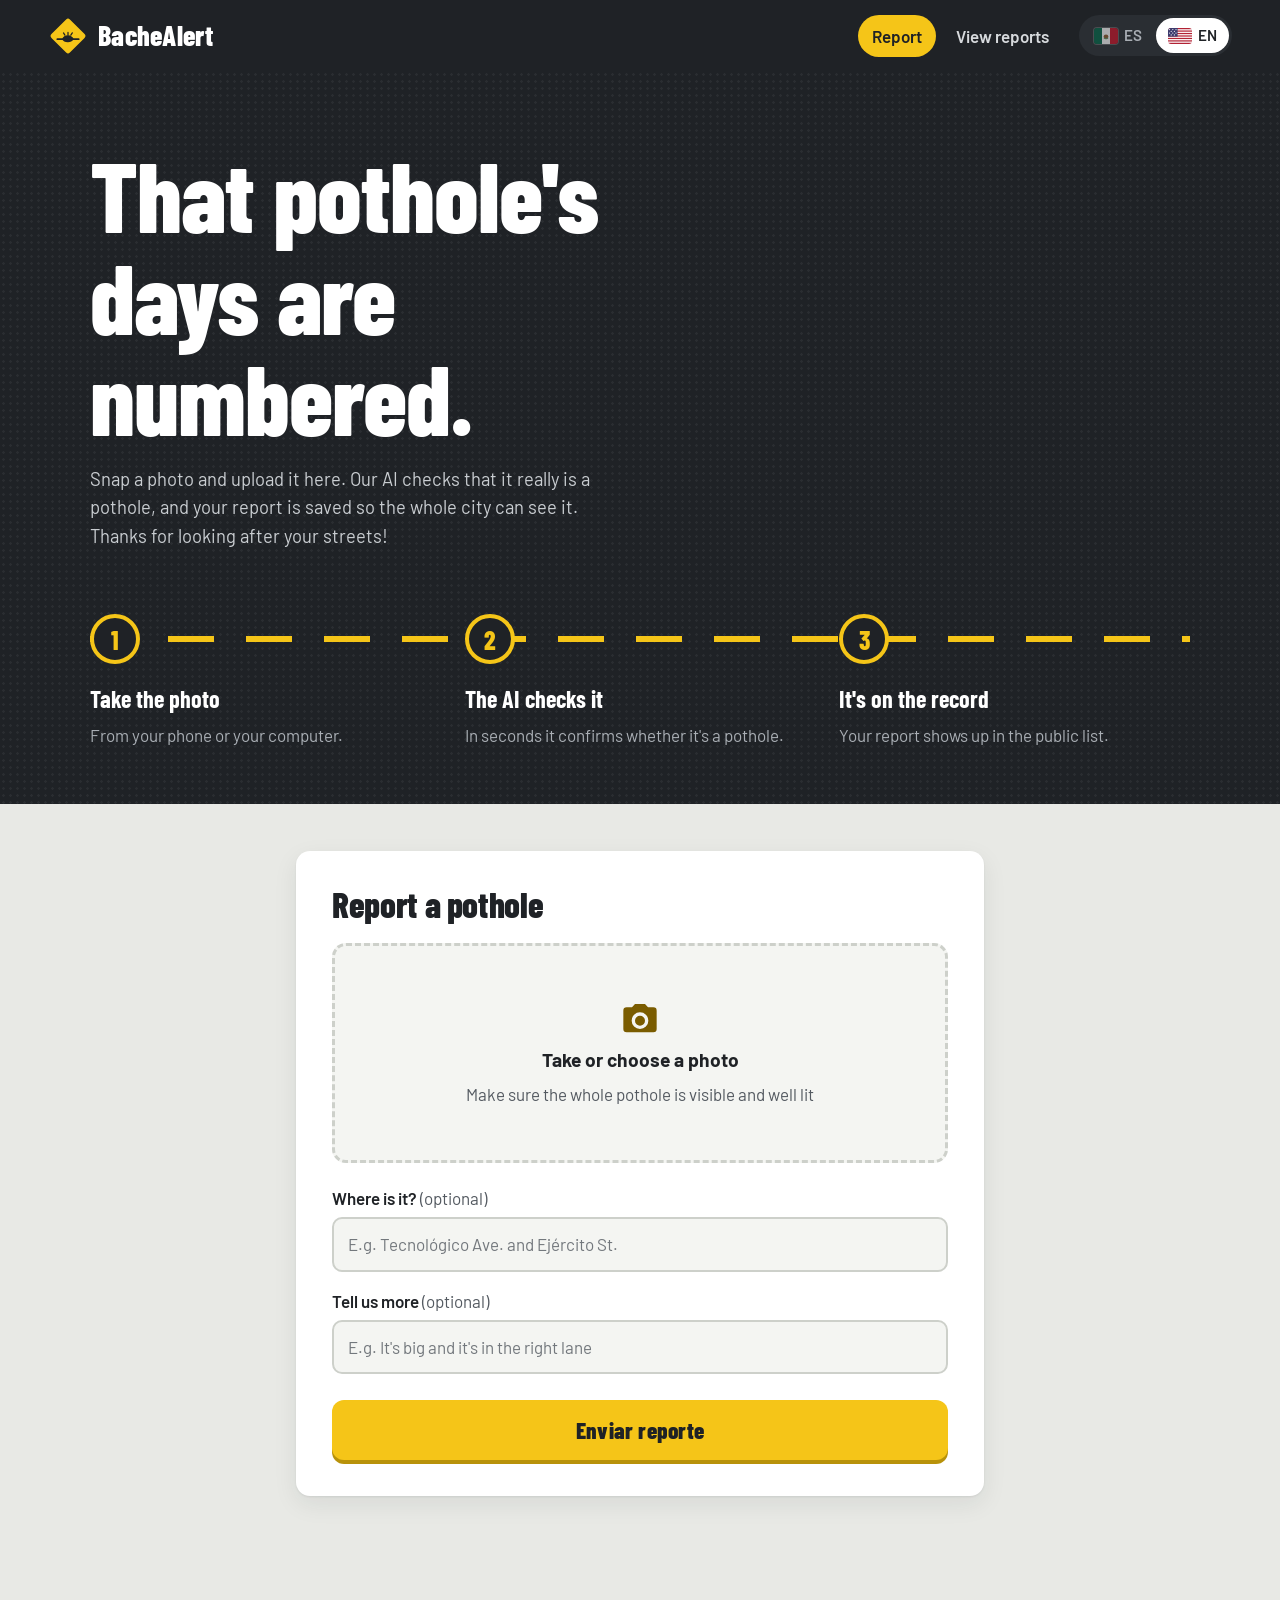
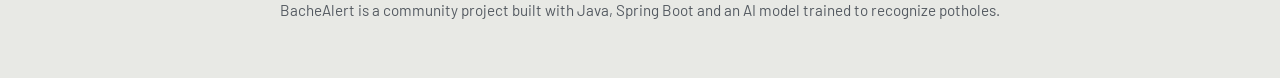
<file: app/src/main/resources/static/index.html>
<!DOCTYPE html>
<html lang="es">
<head>
  <meta charset="UTF-8">
  <meta name="viewport" content="width=device-width, initial-scale=1">
  <title data-i18n="inicio.titulo">BacheAlert — Reporta un bache</title>
  <meta name="description" data-i18n-content="inicio.descripcion" content="Toma una foto del bache, nuestra IA verifica que lo sea y el reporte queda registrado.">
  <link rel="icon" href="logo.svg" type="image/svg+xml">
  <link rel="preconnect" href="https://fonts.googleapis.com">
  <link rel="preconnect" href="https://fonts.gstatic.com" crossorigin>
  <link href="https://fonts.googleapis.com/css2?family=Barlow+Condensed:wght@600;700;800&family=Barlow:wght@400;500;600&display=swap" rel="stylesheet">
  <link rel="stylesheet" href="estilos.css">
</head>
<body>
  <header class="barra">
    <a href="index.html" class="marca" data-i18n-aria="nav.inicio" aria-label="BacheAlert, inicio">
      <img src="logo.svg" alt="" width="40" height="40">
      <span>BacheAlert</span>
    </a>
    <div class="barra-derecha">
      <nav data-i18n-aria="nav.principal" aria-label="Principal">
        <a href="index.html" aria-current="page" data-i18n="nav.reportar">Reportar</a>
        <a href="reportes.html" data-i18n="nav.reportes">Ver reportes</a>
      </nav>
      <div class="idiomas" role="group" data-i18n-aria="idioma.grupo" aria-label="Idioma">
        <button type="button" data-idioma="es" aria-pressed="true" lang="es" title="Español" aria-label="Español">
          <img src="bandera-mx.svg" alt="" width="24" height="16"><span>ES</span>
        </button>
        <button type="button" data-idioma="en" aria-pressed="false" lang="en" title="English" aria-label="English">
          <img src="bandera-us.svg" alt="" width="24" height="16"><span>EN</span>
        </button>
      </div>
    </div>
  </header>

  <section class="portada">
    <div class="portada-texto">
      <h1 data-i18n="inicio.h1">Ese bache tiene los días contados.</h1>
      <p data-i18n="inicio.intro">Tómale una foto y súbela aquí. Nuestra IA revisa que de verdad sea un bache y tu reporte queda registrado para que la ciudad lo vea. ¡Gracias por cuidar tus calles!</p>
    </div>

    <ol class="calle" data-i18n-aria="pasos.aria" aria-label="Cómo funciona">
      <li>
        <span class="paso-num">1</span>
        <strong data-i18n="paso1.titulo">Toma la foto</strong>
        <span data-i18n="paso1.texto">Desde tu celular o tu computadora.</span>
      </li>
      <li>
        <span class="paso-num">2</span>
        <strong data-i18n="paso2.titulo">La IA la revisa</strong>
        <span data-i18n="paso2.texto">En segundos confirma si es un bache.</span>
      </li>
      <li>
        <span class="paso-num">3</span>
        <strong data-i18n="paso3.titulo">Queda registrado</strong>
        <span data-i18n="paso3.texto">Tu reporte aparece en la lista pública.</span>
      </li>
    </ol>
  </section>

  <main class="contenido">
    <section class="panel" aria-labelledby="titulo-form">
      <h2 id="titulo-form" data-i18n="form.titulo">Reporta un bache</h2>

      <form id="formulario" novalidate>
        <div class="zona-foto" id="zona-foto">
          <input type="file" id="foto" name="foto" accept="image/*" required class="oculto">
          <label for="foto" class="zona-vacia" id="zona-vacia">
            <svg viewBox="0 0 24 24" width="40" height="40" aria-hidden="true"><path fill="currentColor" d="M9 3 7.2 5H4a2 2 0 0 0-2 2v11a2 2 0 0 0 2 2h16a2 2 0 0 0 2-2V7a2 2 0 0 0-2-2h-3.2L15 3H9Zm3 5a5 5 0 1 1 0 10 5 5 0 0 1 0-10Zm0 2a3 3 0 1 0 0 6 3 3 0 0 0 0-6Z"/></svg>
            <strong data-i18n="form.fotoTitulo">Toma o elige una foto</strong>
            <span data-i18n="form.fotoAyuda">Que el bache se vea completo y con buena luz</span>
          </label>
          <figure class="vista" id="vista" hidden>
            <img id="vista-previa" data-i18n-alt="form.fotoAlt" alt="Foto que vas a reportar">
            <div class="escaner" aria-hidden="true"></div>
            <label for="foto" class="cambiar" data-i18n="form.cambiar">Cambiar foto</label>
          </figure>
        </div>
        <p class="aviso-campo" id="aviso-foto" data-i18n="form.faltaFoto" hidden>Primero elige una foto del bache.</p>

        <div class="campos">
          <div class="campo">
            <label for="ubicacion"><span data-i18n="form.ubicacion">¿Dónde está?</span> <span class="opcional" data-i18n="form.opcional">(opcional)</span></label>
            <input type="text" id="ubicacion" name="ubicacion" data-i18n-placeholder="form.ubicacionEj" placeholder="Ej. Av. Tecnológico y Calle Ejército" autocomplete="street-address">
          </div>
          <div class="campo">
            <label for="descripcion"><span data-i18n="form.descripcion">Cuéntanos más</span> <span class="opcional" data-i18n="form.opcional">(opcional)</span></label>
            <input type="text" id="descripcion" name="descripcion" data-i18n-placeholder="form.descripcionEj" placeholder="Ej. Es grande y está en el carril derecho">
          </div>
        </div>

        <button type="submit" id="boton" class="boton-principal">Enviar reporte</button>
      </form>

      <div id="resultado" class="resultado" role="status" aria-live="polite" hidden></div>
    </section>
  </main>

  <footer class="pie">
    <p data-i18n="pie">BacheAlert es un proyecto ciudadano hecho con Java, Spring Boot y un modelo de IA entrenado para reconocer baches.</p>
  </footer>

  <script src="i18n.js"></script>
  <script src="app.js"></script>
</body>
</html>
</file>
<file: app/src/main/resources/static/estilos.css>
/* ============================================================
   BacheAlert — estilo "urbano vial"
   Asfalto, amarillo de señal y línea discontinua de la calle.
   Modo claro u oscuro automático según el dispositivo.
   ============================================================ */

/* ---------- Colores y medidas (modo claro: concreto) ---------- */
:root {
  --amarillo: #F5C518;          /* amarillo de señal vial */
  --amarillo-texto: #7A5C00;    /* amarillo oscuro, legible sobre fondo claro */
  --asfalto: #1F2226;
  --asfalto-2: #2A2E33;

  --fondo: #E8E9E5;             /* concreto */
  --superficie: #FFFFFF;
  --superficie-2: #F4F5F2;
  --texto: #1F2226;
  --texto-suave: #545A61;
  --borde: #CDD0CA;

  --ok: #2E9E5B;
  --ok-fondo: #E3F4EA;
  --alerta: #B56A00;
  --alerta-fondo: #FFF3D6;
  --error: #C93A3A;
  --error-fondo: #FBE6E6;

  --radio: 14px;
  --sombra: 0 1px 2px rgb(31 34 38 / 8%), 0 8px 24px rgb(31 34 38 / 8%);
  --titulos: "Barlow Condensed", "Arial Narrow", sans-serif;
  --cuerpo: "Barlow", system-ui, sans-serif;

  color-scheme: light dark;
}

/* ---------- Modo oscuro: asfalto ---------- */
@media (prefers-color-scheme: dark) {
  :root {
    --amarillo-texto: #F5C518;
    --fondo: #17191C;
    --superficie: #23262A;
    --superficie-2: #2C3035;
    --texto: #EEEFEC;
    --texto-suave: #A9AEB4;
    --borde: #3A3F45;
    --ok: #4CC07D;
    --ok-fondo: #18301F;
    --alerta: #F5C518;
    --alerta-fondo: #332A10;
    --error: #F07070;
    --error-fondo: #3A1E1E;
    --sombra: 0 1px 2px rgb(0 0 0 / 30%), 0 10px 30px rgb(0 0 0 / 30%);
  }
}

/* ---------- Base ---------- */
* { box-sizing: border-box; }

/* Lo que JavaScript oculta con "hidden" se oculta siempre, aunque tenga display propio */
[hidden] { display: none !important; }

body {
  margin: 0;
  font-family: var(--cuerpo);
  font-size: 1.0625rem;
  line-height: 1.55;
  background: var(--fondo);
  color: var(--texto);
  -webkit-font-smoothing: antialiased;
}

h1, h2, h3 {
  font-family: var(--titulos);
  font-weight: 800;
  line-height: 1.02;
  letter-spacing: -0.01em;
  margin: 0;
}

a { color: inherit; }

:focus-visible {
  outline: 3px solid var(--amarillo);
  outline-offset: 3px;
  border-radius: 6px;
}

.oculto {
  position: absolute;
  width: 1px; height: 1px;
  overflow: hidden;
  clip: rect(0 0 0 0);
  white-space: nowrap;
}

/* ---------- Barra superior ---------- */
.barra {
  background: var(--asfalto);
  color: #fff;
  padding: 14px clamp(16px, 4vw, 48px);
  display: flex;
  align-items: center;
  justify-content: space-between;
  gap: 16px;
  flex-wrap: wrap;
}

.marca {
  display: flex;
  align-items: center;
  gap: 10px;
  text-decoration: none;
  font-family: var(--titulos);
  font-weight: 800;
  font-size: 1.75rem;
  letter-spacing: 0.01em;
}

.barra-derecha {
  display: flex;
  align-items: center;
  gap: 16px;
  flex-wrap: wrap;
}

.barra nav { display: flex; gap: 6px; }

/* Selector de idioma: dos pestañas con bandera */
.idiomas {
  display: flex;
  padding: 3px;
  gap: 2px;
  background: var(--asfalto-2);
  border-radius: 999px;
}
.idiomas button {
  display: flex;
  align-items: center;
  gap: 6px;
  padding: 6px 12px;
  font: inherit;
  font-weight: 600;
  font-size: 0.95rem;
  color: #A9AEB4;
  background: transparent;
  border: 0;
  border-radius: 999px;
  cursor: pointer;
  transition: background 0.15s, color 0.15s;
}
.idiomas button img {
  display: block;
  border-radius: 3px;
  box-shadow: 0 0 0 1px rgb(255 255 255 / 25%);
  opacity: 0.6;
  transition: opacity 0.15s;
}
.idiomas button:hover { color: #fff; }
.idiomas button:hover img { opacity: 1; }
.idiomas button[aria-pressed="true"] { background: #fff; color: var(--asfalto); }
.idiomas button[aria-pressed="true"] img { opacity: 1; }

.barra nav a {
  text-decoration: none;
  font-weight: 600;
  padding: 8px 14px;
  border-radius: 999px;
  color: #D7DADD;
  transition: background 0.15s, color 0.15s;
}
.barra nav a:hover { background: var(--asfalto-2); color: #fff; }
.barra nav a[aria-current="page"] { background: var(--amarillo); color: var(--asfalto); }

/* ---------- Portada: un tramo de calle ---------- */
.portada {
  background: var(--asfalto);
  color: #fff;
  padding: clamp(32px, 6vw, 72px) clamp(16px, 4vw, 48px) 0;
  position: relative;
  overflow: hidden;
}

/* textura sutil de asfalto */
.portada::before {
  content: "";
  position: absolute;
  inset: 0;
  background-image: radial-gradient(rgb(255 255 255 / 5%) 1px, transparent 1.5px);
  background-size: 7px 7px;
  pointer-events: none;
}

.portada-texto {
  position: relative;
  max-width: 1100px;
  margin: 0 auto;
}

.portada h1 {
  font-size: clamp(2.8rem, 8vw, 6.2rem);
  max-width: 12ch;
}

.portada p {
  max-width: 52ch;
  color: #C9CDD1;
  font-size: 1.15rem;
  margin: 18px 0 0;
}

/* Los 3 pasos viajan sobre la línea discontinua amarilla */
.calle {
  position: relative;
  list-style: none;
  max-width: 1100px;
  margin: clamp(36px, 6vw, 64px) auto 0;
  padding: 0 0 clamp(32px, 5vw, 56px);
  display: grid;
  grid-template-columns: repeat(3, 1fr);
  gap: 24px;
}

.calle::before {
  content: "";
  position: absolute;
  left: 0; right: 0;
  top: 22px;
  height: 6px;
  background: repeating-linear-gradient(90deg, var(--amarillo) 0 46px, transparent 46px 78px);
  animation: avanzar 1.6s linear 1;
}

@keyframes avanzar {
  from { background-position: -312px 0; }
  to   { background-position: 0 0; }
}

.calle li {
  position: relative;
  display: flex;
  flex-direction: column;
  gap: 4px;
}

.paso-num {
  display: grid;
  place-items: center;
  width: 50px; height: 50px;
  margin-bottom: 12px;
  border-radius: 50%;
  background: var(--asfalto);
  border: 4px solid var(--amarillo);
  color: var(--amarillo);
  font-family: var(--titulos);
  font-weight: 800;
  font-size: 1.6rem;
}

.calle strong {
  font-family: var(--titulos);
  font-weight: 700;
  font-size: 1.5rem;
}
.calle li span:last-child { color: #A9AEB4; }

/* ---------- Contenido ---------- */
.contenido {
  max-width: 720px;
  margin: -1px auto 0;
  padding: clamp(24px, 4vw, 48px) 16px 64px;
}
.contenido-ancho { max-width: 1140px; }

.panel {
  background: var(--superficie);
  border-radius: var(--radio);
  box-shadow: var(--sombra);
  padding: clamp(20px, 4vw, 36px);
}

.panel h2 { font-size: 2.2rem; margin-bottom: 20px; }

/* ---------- Zona de la foto ---------- */
.zona-vacia {
  display: flex;
  flex-direction: column;
  align-items: center;
  justify-content: center;
  gap: 6px;
  min-height: 220px;
  padding: 24px;
  text-align: center;
  border: 3px dashed var(--borde);
  border-radius: var(--radio);
  background: var(--superficie-2);
  color: var(--texto-suave);
  cursor: pointer;
  transition: border-color 0.15s, background 0.15s;
}
.zona-vacia svg { color: var(--amarillo-texto); }
.zona-vacia strong { color: var(--texto); font-size: 1.2rem; }
.zona-vacia:hover,
.zona-foto.arrastrando .zona-vacia { border-color: var(--amarillo); }
.zona-foto:focus-within .zona-vacia { outline: 3px solid var(--amarillo); outline-offset: 3px; }

.vista {
  position: relative;
  margin: 0;
  border-radius: var(--radio);
  overflow: hidden;
  background: var(--asfalto);
}
.vista img {
  display: block;
  width: 100%;
  max-height: 380px;
  object-fit: contain;
}

.cambiar {
  position: absolute;
  right: 12px; bottom: 12px;
  background: rgb(31 34 38 / 85%);
  color: #fff;
  font-weight: 600;
  font-size: 0.95rem;
  padding: 8px 14px;
  border-radius: 999px;
  cursor: pointer;
}
.cambiar:hover { background: var(--asfalto); }

/* Animación de análisis: una franja amarilla recorre la foto */
.escaner { display: none; }
.vista.analizando .escaner {
  display: block;
  position: absolute;
  inset: 0;
  background:
    linear-gradient(180deg, transparent 0%, rgb(245 197 24 / 0%) 40%, rgb(245 197 24 / 45%) 50%, rgb(245 197 24 / 0%) 60%, transparent 100%);
  background-size: 100% 220%;
  animation: escanear 1.4s ease-in-out infinite alternate;
  border: 3px solid var(--amarillo);
  border-radius: var(--radio);
}
.vista.analizando img { filter: saturate(0.6) brightness(0.85); }
.vista.analizando .cambiar { display: none; }

@keyframes escanear {
  from { background-position: 0 100%; }
  to   { background-position: 0 0; }
}

.aviso-campo { color: var(--error); font-weight: 600; margin: 10px 0 0; }

/* ---------- Campos ---------- */
.campos { display: grid; gap: 16px; margin-top: 22px; }

.campo label {
  display: block;
  font-weight: 600;
  margin-bottom: 6px;
}
.opcional { font-weight: 400; color: var(--texto-suave); }

.campo input {
  width: 100%;
  padding: 12px 14px;
  font: inherit;
  color: var(--texto);
  background: var(--superficie-2);
  border: 2px solid var(--borde);
  border-radius: 10px;
  transition: border-color 0.15s;
}
.campo input::placeholder { color: var(--texto-suave); opacity: 0.8; }
.campo input:focus { border-color: var(--amarillo); outline: none; }

/* ---------- Botón ---------- */
.boton-principal {
  display: flex;
  align-items: center;
  justify-content: center;
  gap: 10px;
  width: 100%;
  margin-top: 26px;
  padding: 16px 20px;
  font-family: var(--titulos);
  font-weight: 800;
  font-size: 1.45rem;
  letter-spacing: 0.01em;
  color: var(--asfalto);
  background: var(--amarillo);
  border: 0;
  border-radius: 12px;
  cursor: pointer;
  box-shadow: 0 4px 0 #B8920A;
  transition: transform 0.1s, box-shadow 0.1s, filter 0.15s;
  text-decoration: none;
}
.boton-principal:hover { filter: brightness(1.05); }
.boton-principal:active { transform: translateY(3px); box-shadow: 0 1px 0 #B8920A; }
.boton-principal:disabled { filter: grayscale(0.5) brightness(0.9); cursor: wait; }

.giro {
  width: 20px; height: 20px;
  border: 3px solid rgb(31 34 38 / 30%);
  border-top-color: var(--asfalto);
  border-radius: 50%;
  animation: girar 0.8s linear infinite;
}
@keyframes girar { to { transform: rotate(360deg); } }

/* ---------- Resultado ---------- */
.resultado {
  margin-top: 24px;
  padding: 20px;
  border-radius: var(--radio);
  border-left: 8px solid;
}
.resultado h3 { font-size: 1.7rem; margin-bottom: 6px; }
.resultado p { margin: 0; }
.resultado.ok      { background: var(--ok-fondo);     border-color: var(--ok); }
.resultado.rechazo { background: var(--alerta-fondo); border-color: var(--alerta); }
.resultado.error   { background: var(--error-fondo);  border-color: var(--error); }

.medidor { margin-top: 16px; }
.medidor-etiqueta {
  display: flex;
  justify-content: space-between;
  font-weight: 600;
  margin-bottom: 6px;
}
.medidor-barra {
  height: 14px;
  border-radius: 999px;
  background: rgb(127 127 127 / 25%);
  overflow: hidden;
}
.medidor-relleno {
  height: 100%;
  width: 0;
  border-radius: 999px;
  background: repeating-linear-gradient(-45deg, var(--amarillo) 0 12px, #E0B000 12px 24px);
  transition: width 0.9s cubic-bezier(.2, .8, .2, 1);
}
.resultado.ok .medidor-relleno { background: repeating-linear-gradient(-45deg, var(--ok) 0 12px, #278A4F 12px 24px); }

.resultado .acciones { margin-top: 16px; display: flex; gap: 16px; flex-wrap: wrap; }
.resultado .acciones a { font-weight: 600; color: var(--texto); }

/* ---------- Página de reportes ---------- */
.encabezado-lista {
  background: var(--asfalto);
  color: #fff;
  padding: clamp(28px, 5vw, 56px) clamp(16px, 4vw, 48px);
  display: flex;
  align-items: flex-end;
  justify-content: space-between;
  gap: 24px;
  flex-wrap: wrap;
  border-bottom: 6px solid transparent;
  border-image: repeating-linear-gradient(90deg, var(--amarillo) 0 46px, transparent 46px 78px) 6;
}
.encabezado-lista h1 { font-size: clamp(2.6rem, 7vw, 4.8rem); }
.encabezado-lista p { color: #C9CDD1; margin: 10px 0 0; max-width: 52ch; }

/* El contador imita una placa de señal vial */
.contador {
  background: var(--amarillo);
  color: var(--asfalto);
  border: 4px solid var(--asfalto);
  outline: 3px solid var(--amarillo);
  border-radius: 12px;
  padding: 10px 20px;
  text-align: center;
  min-width: 150px;
}
.contador-num {
  display: block;
  font-family: var(--titulos);
  font-weight: 800;
  font-size: 3.4rem;
  line-height: 1;
}
.contador-txt { font-weight: 600; }

.grid {
  display: grid;
  grid-template-columns: repeat(auto-fill, minmax(280px, 1fr));
  gap: 22px;
}

.reporte {
  background: var(--superficie);
  border-radius: var(--radio);
  box-shadow: var(--sombra);
  overflow: hidden;
  display: flex;
  flex-direction: column;
}

.reporte-foto {
  position: relative;
  aspect-ratio: 4 / 3;
  overflow: hidden;
  background: var(--asfalto);
}
.reporte-foto img {
  width: 100%;
  height: 100%;
  object-fit: cover;
  transition: transform 0.35s ease;
}
.reporte:hover .reporte-foto img { transform: scale(1.05); }

.insignia {
  position: absolute;
  left: 12px; top: 12px;
  background: var(--amarillo);
  color: var(--asfalto);
  font-weight: 700;
  font-size: 0.95rem;
  padding: 4px 10px;
  border-radius: 999px;
  box-shadow: 0 2px 6px rgb(0 0 0 / 30%);
}

.reporte-cuerpo { padding: 16px 18px 18px; display: grid; gap: 8px; }
.reporte-cuerpo h3 { font-size: 1.5rem; }
.reporte-cuerpo h3 small { font-family: var(--cuerpo); font-weight: 500; font-size: 0.95rem; color: var(--texto-suave); }

.dato {
  display: flex;
  gap: 8px;
  align-items: flex-start;
  margin: 0;
  color: var(--texto-suave);
}
.dato svg { flex: none; margin-top: 3px; color: var(--amarillo-texto); }
.dato.principal { color: var(--texto); font-weight: 600; }

.vacio, .cargando {
  grid-column: 1 / -1;
  text-align: center;
  padding: 56px 16px;
  color: var(--texto-suave);
}
.vacio h2 { font-size: 2rem; color: var(--texto); margin-bottom: 8px; }
.vacio .boton-principal { width: auto; display: inline-flex; margin-top: 20px; padding: 14px 28px; }

/* ---------- Pie ---------- */
.pie {
  text-align: center;
  padding: 24px 16px 40px;
  color: var(--texto-suave);
  font-size: 0.95rem;
}

/* ---------- Celular ---------- */
@media (max-width: 640px) {
  /* El selector de idioma sube junto al logo, arriba a la derecha; el menú baja a su propia fila */
  .barra-derecha { display: contents; }
  .idiomas { order: 1; }
  .idiomas button { padding: 6px 10px; }
  .idiomas button span { display: none; }   /* en celular quedan solo las banderas */
  .barra nav { order: 2; width: 100%; }
  .marca { font-size: 1.5rem; }
  .marca img { width: 34px; height: 34px; }

  .calle { grid-template-columns: 1fr; gap: 20px; }
  .calle::before {
    left: 22px; right: auto; top: 0; bottom: 32px;
    width: 6px; height: auto;
    background: repeating-linear-gradient(180deg, var(--amarillo) 0 30px, transparent 30px 52px);
    animation: none;
  }
  .calle li { padding-left: 70px; min-height: 50px; }
  .paso-num { position: absolute; left: 0; top: 0; margin: 0; }
  .contador { width: 100%; }
}

/* ---------- Respeta a quien prefiere menos movimiento ---------- */
@media (prefers-reduced-motion: reduce) {
  *, *::before, *::after {
    animation-duration: 0.01ms !important;
    animation-iteration-count: 1 !important;
    transition-duration: 0.01ms !important;
  }
}
</file>
